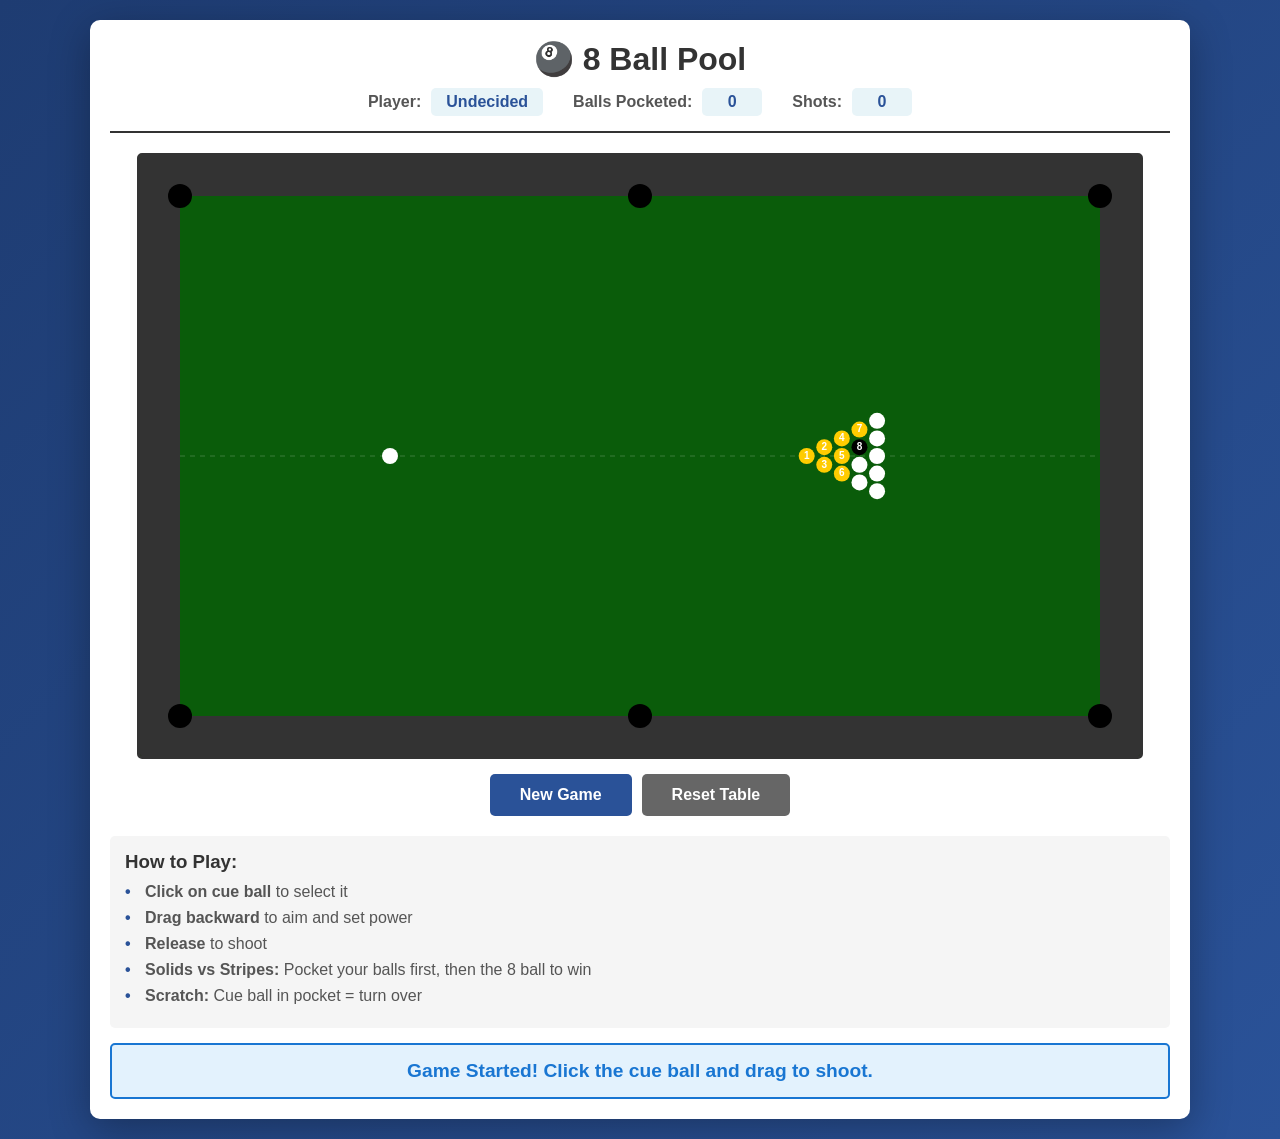
<file: 8-ball-pool/index.html>
<!DOCTYPE html>
<html lang="en">
<head>
    <meta charset="UTF-8">
    <meta name="viewport" content="width=device-width, initial-scale=1.0">
    <title>8 Ball Pool Game</title>
    <link rel="stylesheet" href="style.css">
</head>
<body>
    <div class="container">
        <div class="header">
            <h1>🎱 8 Ball Pool</h1>
            <div class="stats">
                <div class="stat-item">
                    <span class="label">Player:</span>
                    <span class="value" id="playerType">-</span>
                </div>
                <div class="stat-item">
                    <span class="label">Balls Pocketed:</span>
                    <span class="value" id="ballsPocketed">0</span>
                </div>
                <div class="stat-item">
                    <span class="label">Shots:</span>
                    <span class="value" id="shotCount">0</span>
                </div>
            </div>
        </div>

        <div class="game-area">
            <canvas id="poolTable" width="1000" height="600"></canvas>
            <div class="controls">
                <button id="newGameBtn" class="btn btn-primary">New Game</button>
                <button id="resetBtn" class="btn btn-secondary">Reset Table</button>
            </div>
        </div>

        <div class="instructions">
            <h3>How to Play:</h3>
            <ul>
                <li><strong>Click on cue ball</strong> to select it</li>
                <li><strong>Drag backward</strong> to aim and set power</li>
                <li><strong>Release</strong> to shoot</li>
                <li><strong>Solids vs Stripes:</strong> Pocket your balls first, then the 8 ball to win</li>
                <li><strong>Scratch:</strong> Cue ball in pocket = turn over</li>
            </ul>
        </div>

        <div class="message" id="message"></div>
    </div>

    <script src="game.js"></script>
</body>
</html>
</file>
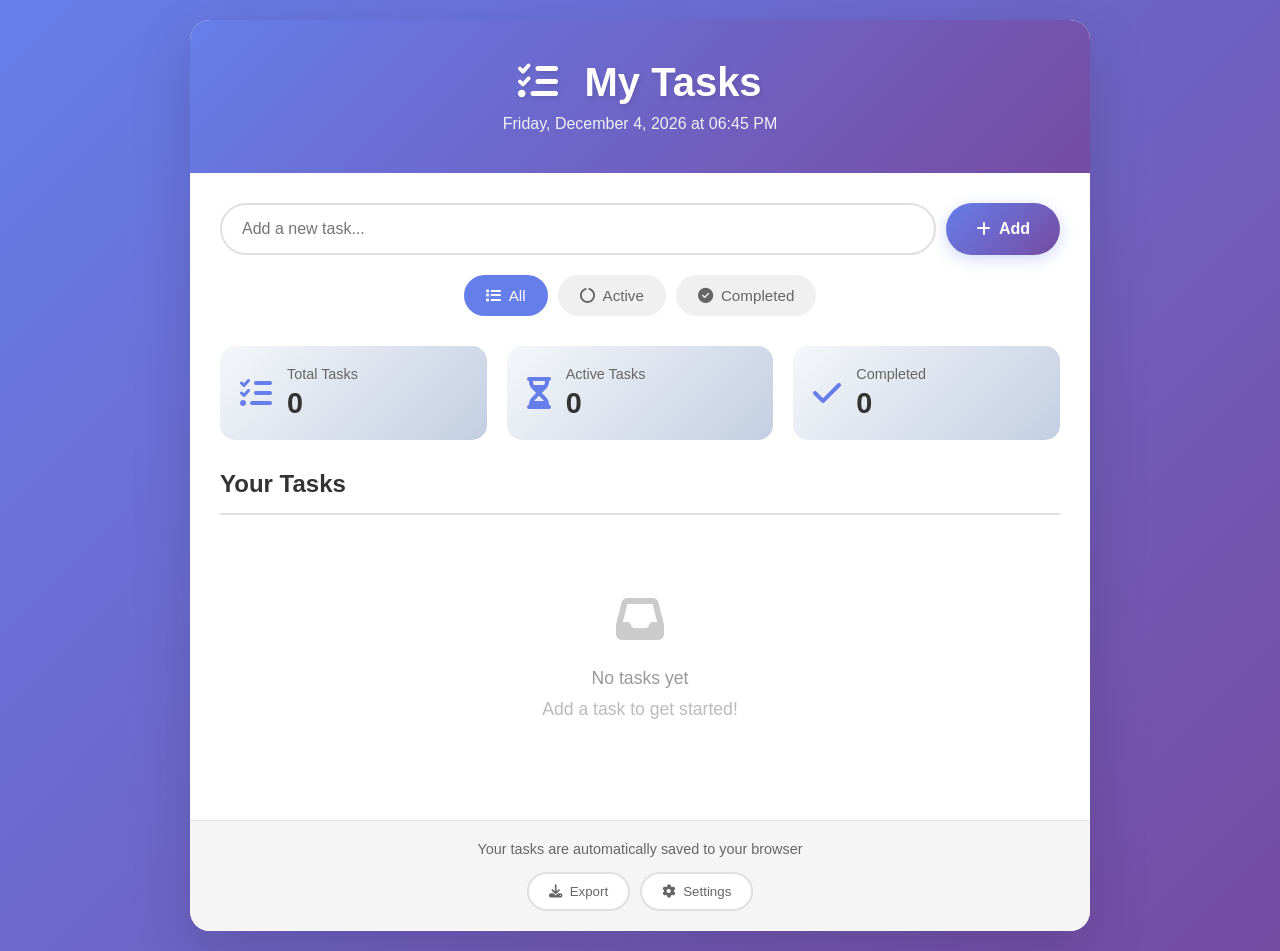
<file: todo-list/index.html>
<!DOCTYPE html>
<html lang="en">
<head>
    <meta charset="UTF-8">
    <meta name="viewport" content="width=device-width, initial-scale=1.0">
    <title>Todo List App</title>
    <link rel="stylesheet" href="style.css">
    <link rel="stylesheet" href="https://cdnjs.cloudflare.com/ajax/libs/font-awesome/6.4.0/css/all.min.css">
</head>
<body>
    <div class="container">
        <!-- Header -->
        <header class="header">
            <div class="header-content">
                <h1><i class="fas fa-tasks"></i> My Tasks</h1>
                <p class="date" id="currentDate"></p>
            </div>
        </header>

        <!-- Main Content -->
        <main class="main-content">
            <!-- Add Todo Section -->
            <section class="add-todo-section">
                <div class="input-group">
                    <input 
                        type="text" 
                        id="todoInput" 
                        class="todo-input" 
                        placeholder="Add a new task..."
                        autocomplete="off"
                    >
                    <button id="addBtn" class="btn-add">
                        <i class="fas fa-plus"></i> Add
                    </button>
                </div>
                <div class="filters">
                    <button class="filter-btn active" data-filter="all">
                        <i class="fas fa-list"></i> All
                    </button>
                    <button class="filter-btn" data-filter="active">
                        <i class="fas fa-circle-notch"></i> Active
                    </button>
                    <button class="filter-btn" data-filter="completed">
                        <i class="fas fa-check-circle"></i> Completed
                    </button>
                </div>
            </section>

            <!-- Stats Section -->
            <section class="stats-section">
                <div class="stat-card">
                    <i class="fas fa-list-check"></i>
                    <div>
                        <p class="stat-label">Total Tasks</p>
                        <p class="stat-value" id="totalTasks">0</p>
                    </div>
                </div>
                <div class="stat-card">
                    <i class="fas fa-hourglass-half"></i>
                    <div>
                        <p class="stat-label">Active Tasks</p>
                        <p class="stat-value" id="activeTasks">0</p>
                    </div>
                </div>
                <div class="stat-card">
                    <i class="fas fa-check"></i>
                    <div>
                        <p class="stat-label">Completed</p>
                        <p class="stat-value" id="completedTasks">0</p>
                    </div>
                </div>
            </section>

            <!-- Todo List Section -->
            <section class="todos-section">
                <div class="todos-header">
                    <h2>Your Tasks</h2>
                    <button id="clearCompletedBtn" class="btn-clear-completed" style="display: none;">
                        <i class="fas fa-trash"></i> Clear Completed
                    </button>
                </div>

                <!-- Todos Container -->
                <div id="todoList" class="todo-list">
                    <!-- Todos will be inserted here -->
                </div>

                <!-- Empty State -->
                <div id="emptyState" class="empty-state">
                    <i class="fas fa-inbox"></i>
                    <p>No tasks yet</p>
                    <p class="empty-state-sub">Add a task to get started!</p>
                </div>
            </section>
        </main>

        <!-- Footer -->
        <footer class="footer">
            <div class="footer-content">
                <p>Your tasks are automatically saved to your browser</p>
                <div class="footer-actions">
                    <button id="exportBtn" class="btn-footer" title="Export tasks">
                        <i class="fas fa-download"></i> Export
                    </button>
                    <button id="settingsBtn" class="btn-footer" title="Settings">
                        <i class="fas fa-cog"></i> Settings
                    </button>
                </div>
            </div>
        </footer>
    </div>

    <!-- Modal for Settings -->
    <div id="settingsModal" class="modal" style="display: none;">
        <div class="modal-content">
            <div class="modal-header">
                <h2>Settings</h2>
                <button class="btn-close" id="closeSettingsBtn">&times;</button>
            </div>
            <div class="modal-body">
                <div class="setting-item">
                    <label class="checkbox-label">
                        <input type="checkbox" id="darkModeToggle" class="checkbox-input">
                        <span>Dark Mode</span>
                    </label>
                </div>
                <div class="setting-item">
                    <label class="checkbox-label">
                        <input type="checkbox" id="notificationsToggle" class="checkbox-input" checked>
                        <span>Enable Notifications</span>
                    </label>
                </div>
                <div class="setting-item">
                    <button id="resetBtn" class="btn-reset">
                        <i class="fas fa-redo"></i> Reset All Tasks
                    </button>
                </div>
            </div>
        </div>
    </div>

    <!-- Toast Notification -->
    <div id="toast" class="toast"></div>

    <script src="app.js"></script>
</body>
</html>
</file>
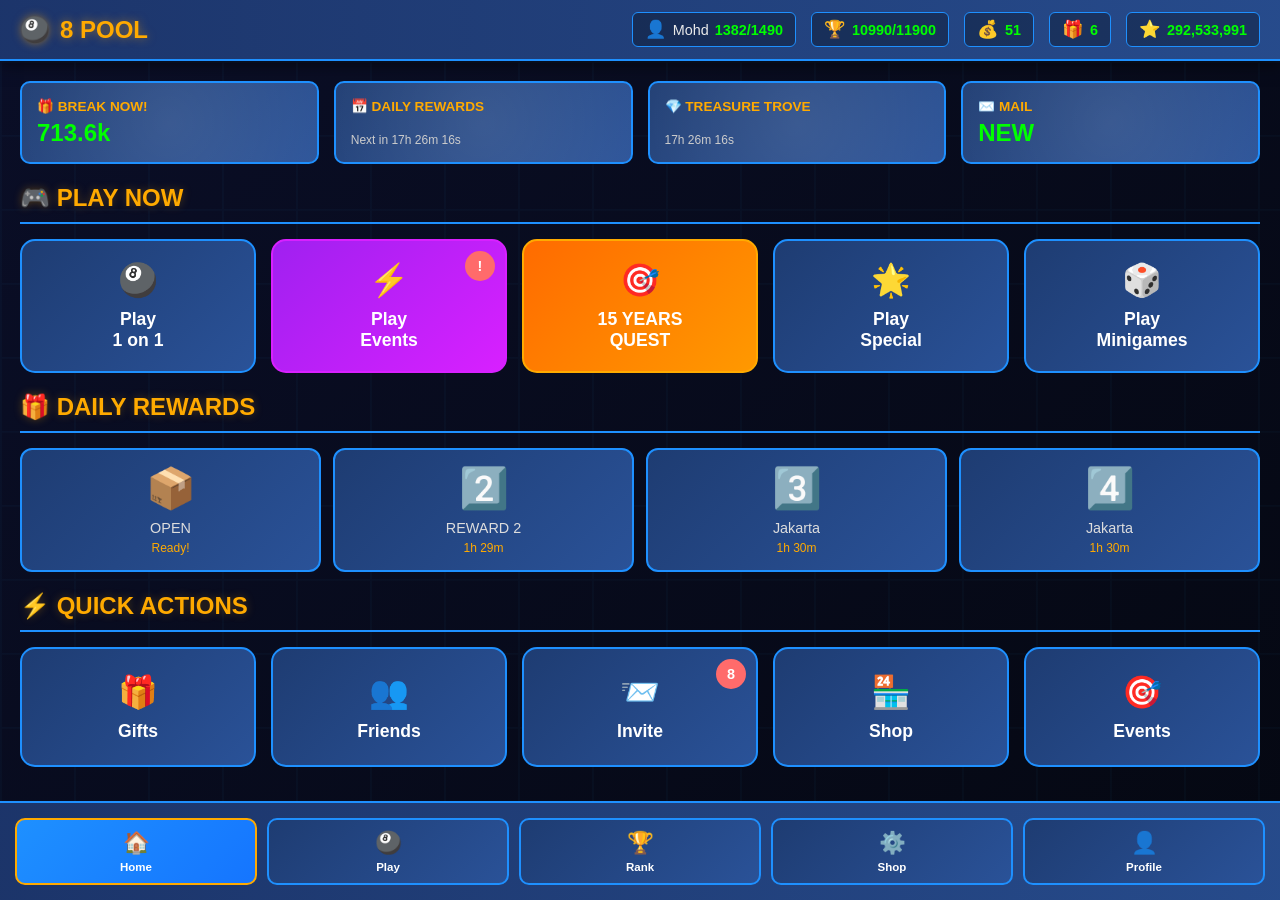
<file: 8-ball-pool-pro.html>
<!DOCTYPE html>
<html lang="en">
<head>
    <meta charset="UTF-8">
    <meta name="viewport" content="width=device-width, initial-scale=1.0">
    <title>🎱 8 Ball Pool - Pro Edition</title>
    <style>
        * {
            margin: 0;
            padding: 0;
            box-sizing: border-box;
        }

        :root {
            --primary: #1e90ff;
            --secondary: #ff6b6b;
            --success: #00d084;
            --warning: #ffaa00;
            --dark: #0a0e27;
            --darker: #050812;
            --light: #eaeaea;
            --border: #333;
        }

        html, body {
            width: 100%;
            height: 100vh;
            font-family: 'Arial', sans-serif;
            background: linear-gradient(135deg, var(--dark) 0%, var(--darker) 100%);
            color: var(--light);
            overflow: hidden;
        }

        .game-container {
            width: 100%;
            height: 100vh;
            display: flex;
            flex-direction: column;
            position: relative;
        }

        /* Header with logo and resources */
        .header {
            background: linear-gradient(90deg, rgba(30, 57, 114, 0.9), rgba(42, 82, 152, 0.9));
            padding: 12px 20px;
            display: flex;
            justify-content: space-between;
            align-items: center;
            border-bottom: 2px solid #1e90ff;
            box-shadow: 0 4px 15px rgba(0, 0, 0, 0.5);
            flex-wrap: wrap;
            gap: 10px;
        }

        .logo {
            display: flex;
            align-items: center;
            gap: 10px;
            font-size: 1.5em;
            font-weight: bold;
            color: #ffaa00;
            text-shadow: 0 0 10px rgba(255, 170, 0, 0.5);
        }

        .resources {
            display: flex;
            gap: 15px;
            align-items: center;
            flex-wrap: wrap;
        }

        .resource-item {
            background: rgba(0, 0, 0, 0.3);
            padding: 6px 12px;
            border-radius: 6px;
            border: 1px solid #1e90ff;
            display: flex;
            align-items: center;
            gap: 6px;
            font-size: 0.9em;
        }

        .resource-icon {
            font-size: 1.2em;
        }

        .resource-value {
            color: #00ff00;
            font-weight: bold;
        }

        /* Main Content Area */
        .main-content {
            flex: 1;
            overflow-y: auto;
            padding: 20px;
            background: url('data:image/svg+xml,<svg xmlns="http://www.w3.org/2000/svg" viewBox="0 0 100 100"><defs><pattern id="grid" width="10" height="10" patternUnits="userSpaceOnUse"><path d="M 10 0 L 0 0 0 10" fill="none" stroke="rgba(30,144,255,0.03)" stroke-width="0.5"/></pattern></defs><rect width="100" height="100" fill="url(%23grid)" /></svg>');
        }

        /* Top Info Banner */
        .top-banner {
            display: grid;
            grid-template-columns: repeat(auto-fit, minmax(200px, 1fr));
            gap: 15px;
            margin-bottom: 20px;
        }

        .banner-item {
            background: linear-gradient(135deg, #1e3c72 0%, #2a5298 100%);
            padding: 15px;
            border-radius: 10px;
            border: 2px solid #1e90ff;
            display: flex;
            flex-direction: column;
            justify-content: space-between;
            position: relative;
            overflow: hidden;
        }

        .banner-item::before {
            content: '';
            position: absolute;
            top: -50%;
            right: -50%;
            width: 200%;
            height: 200%;
            background: radial-gradient(circle, rgba(255, 255, 255, 0.1) 0%, transparent 70%);
            animation: shine 3s infinite;
        }

        @keyframes shine {
            0%, 100% { transform: translate(0, 0); }
            50% { transform: translate(50px, 50px); }
        }

        .banner-item-title {
            font-size: 0.85em;
            color: #ffaa00;
            font-weight: bold;
            margin-bottom: 5px;
            z-index: 1;
        }

        .banner-item-value {
            font-size: 1.5em;
            font-weight: bold;
            color: #00ff00;
            z-index: 1;
        }

        .banner-item-subtitle {
            font-size: 0.75em;
            color: #ccc;
            z-index: 1;
        }

        /* Game Modes Grid */
        .game-modes {
            display: grid;
            grid-template-columns: repeat(auto-fit, minmax(150px, 1fr));
            gap: 15px;
            margin-bottom: 20px;
        }

        .mode-button {
            background: linear-gradient(135deg, #1e3c72 0%, #2a5298 100%);
            border: 2px solid #1e90ff;
            border-radius: 15px;
            padding: 20px;
            cursor: pointer;
            transition: all 0.3s;
            text-align: center;
            position: relative;
            overflow: hidden;
            min-height: 120px;
            display: flex;
            flex-direction: column;
            justify-content: center;
            align-items: center;
            gap: 10px;
        }

        .mode-button:hover {
            border-color: #ffaa00;
            box-shadow: 0 0 20px rgba(255, 170, 0, 0.5);
            transform: translateY(-5px);
        }

        .mode-button.special {
            background: linear-gradient(135deg, #ff6b00 0%, #ff9900 100%);
            border-color: #ffaa00;
        }

        .mode-button.event {
            background: linear-gradient(135deg, #a020f0 0%, #d820ff 100%);
            border-color: #d820ff;
            animation: pulse 2s infinite;
        }

        @keyframes pulse {
            0%, 100% { box-shadow: 0 0 10px rgba(216, 32, 255, 0.3); }
            50% { box-shadow: 0 0 20px rgba(216, 32, 255, 0.7); }
        }

        .mode-icon {
            font-size: 2em;
        }

        .mode-label {
            font-weight: bold;
            font-size: 1.1em;
            color: white;
        }

        .mode-subtitle {
            font-size: 0.8em;
            color: #ddd;
        }

        .badge {
            position: absolute;
            top: 10px;
            right: 10px;
            background: #ff6b6b;
            color: white;
            padding: 4px 8px;
            border-radius: 50%;
            font-size: 0.9em;
            font-weight: bold;
            width: 30px;
            height: 30px;
            display: flex;
            justify-content: center;
            align-items: center;
        }

        /* Section Title */
        .section-title {
            font-size: 1.5em;
            font-weight: bold;
            margin: 20px 0 15px 0;
            color: #ffaa00;
            text-shadow: 0 0 10px rgba(255, 170, 0, 0.3);
            border-bottom: 2px solid #1e90ff;
            padding-bottom: 10px;
        }

        /* Bottom Menu */
        .bottom-menu {
            display: grid;
            grid-template-columns: repeat(5, 1fr);
            gap: 10px;
            padding: 15px;
            background: linear-gradient(90deg, rgba(30, 57, 114, 0.9), rgba(42, 82, 152, 0.9));
            border-top: 2px solid #1e90ff;
        }

        .menu-button {
            background: linear-gradient(135deg, #1e3c72 0%, #2a5298 100%);
            border: 2px solid #1e90ff;
            border-radius: 10px;
            padding: 10px;
            cursor: pointer;
            transition: all 0.3s;
            display: flex;
            flex-direction: column;
            align-items: center;
            justify-content: center;
            gap: 5px;
            color: white;
            font-size: 0.9em;
            font-weight: bold;
        }

        .menu-button:hover {
            border-color: #ffaa00;
            box-shadow: 0 0 15px rgba(255, 170, 0, 0.5);
            transform: scale(1.05);
        }

        .menu-button.active {
            background: linear-gradient(135deg, #1e90ff 0%, #1575ff 100%);
            border-color: #ffaa00;
        }

        .menu-icon {
            font-size: 1.5em;
        }

        .menu-label {
            font-size: 0.8em;
        }

        /* Rewards Grid */
        .rewards-grid {
            display: grid;
            grid-template-columns: repeat(auto-fit, minmax(140px, 1fr));
            gap: 12px;
            margin-bottom: 20px;
        }

        .reward-box {
            background: linear-gradient(135deg, #1e3c72 0%, #2a5298 100%);
            border: 2px solid #1e90ff;
            border-radius: 12px;
            padding: 15px;
            text-align: center;
            cursor: pointer;
            transition: all 0.3s;
            position: relative;
        }

        .reward-box:hover {
            border-color: #00d084;
            transform: translateY(-3px);
            box-shadow: 0 0 15px rgba(0, 208, 132, 0.3);
        }

        .reward-icon {
            font-size: 2.5em;
            margin-bottom: 8px;
        }

        .reward-label {
            font-size: 0.9em;
            color: #ddd;
            margin-bottom: 5px;
        }

        .reward-amount {
            font-size: 1.3em;
            color: #00ff00;
            font-weight: bold;
        }

        .timer {
            font-size: 0.75em;
            color: #ffaa00;
            margin-top: 5px;
        }

        /* Responsive */
        @media (max-width: 768px) {
            .header {
                padding: 10px 15px;
            }

            .game-modes {
                grid-template-columns: repeat(2, 1fr);
            }

            .bottom-menu {
                grid-template-columns: repeat(3, 1fr);
            }

            .menu-label {
                font-size: 0.7em;
            }
        }

        /* Scrollbar styling */
        .main-content::-webkit-scrollbar {
            width: 8px;
        }

        .main-content::-webkit-scrollbar-track {
            background: rgba(0, 0, 0, 0.3);
            border-radius: 10px;
        }

        .main-content::-webkit-scrollbar-thumb {
            background: #1e90ff;
            border-radius: 10px;
        }

        .main-content::-webkit-scrollbar-thumb:hover {
            background: #ffaa00;
        }
    </style>
</head>
<body>
    <div class="game-container">
        <!-- Header -->
        <div class="header">
            <div class="logo">
                <span>🎱</span>
                <span>8 POOL</span>
            </div>
            <div class="resources">
                <div class="resource-item">
                    <span class="resource-icon">👤</span>
                    <span>Mohd</span>
                    <span class="resource-value">1382/1490</span>
                </div>
                <div class="resource-item">
                    <span class="resource-icon">🏆</span>
                    <span class="resource-value">10990/11900</span>
                </div>
                <div class="resource-item">
                    <span class="resource-icon">💰</span>
                    <span class="resource-value">51</span>
                </div>
                <div class="resource-item">
                    <span class="resource-icon">🎁</span>
                    <span class="resource-value">6</span>
                </div>
                <div class="resource-item">
                    <span class="resource-icon">⭐</span>
                    <span class="resource-value">292,533,991</span>
                </div>
            </div>
        </div>

        <!-- Main Content -->
        <div class="main-content">
            <!-- Top Banner -->
            <div class="top-banner">
                <div class="banner-item">
                    <div class="banner-item-title">🎁 BREAK NOW!</div>
                    <div class="banner-item-value">713.6k</div>
                </div>
                <div class="banner-item">
                    <div class="banner-item-title">📅 DAILY REWARDS</div>
                    <div class="banner-item-subtitle">Next in 17h 26m 16s</div>
                </div>
                <div class="banner-item">
                    <div class="banner-item-title">💎 TREASURE TROVE</div>
                    <div class="banner-item-subtitle">17h 26m 16s</div>
                </div>
                <div class="banner-item">
                    <div class="banner-item-title">✉️ MAIL</div>
                    <div class="banner-item-value">NEW</div>
                </div>
            </div>

            <!-- Game Modes Section -->
            <div class="section-title">🎮 PLAY NOW</div>
            <div class="game-modes">
                <div class="mode-button">
                    <div class="mode-icon">🎱</div>
                    <div class="mode-label">Play<br>1 on 1</div>
                </div>
                <div class="mode-button event">
                    <div class="badge">!</div>
                    <div class="mode-icon">⚡</div>
                    <div class="mode-label">Play<br>Events</div>
                </div>
                <div class="mode-button special">
                    <div class="mode-icon">🎯</div>
                    <div class="mode-label">15 YEARS<br>QUEST</div>
                </div>
                <div class="mode-button">
                    <div class="mode-icon">🌟</div>
                    <div class="mode-label">Play<br>Special</div>
                </div>
                <div class="mode-button">
                    <div class="mode-icon">🎲</div>
                    <div class="mode-label">Play<br>Minigames</div>
                </div>
            </div>

            <!-- Rewards Section -->
            <div class="section-title">🎁 DAILY REWARDS</div>
            <div class="rewards-grid">
                <div class="reward-box">
                    <div class="reward-icon">📦</div>
                    <div class="reward-label">OPEN</div>
                    <div class="timer">Ready!</div>
                </div>
                <div class="reward-box">
                    <div class="reward-icon">2️⃣</div>
                    <div class="reward-label">REWARD 2</div>
                    <div class="timer">1h 29m</div>
                </div>
                <div class="reward-box">
                    <div class="reward-icon">3️⃣</div>
                    <div class="reward-label">Jakarta</div>
                    <div class="timer">1h 30m</div>
                </div>
                <div class="reward-box">
                    <div class="reward-icon">4️⃣</div>
                    <div class="reward-label">Jakarta</div>
                    <div class="timer">1h 30m</div>
                </div>
            </div>

            <!-- Quick Actions -->
            <div class="section-title">⚡ QUICK ACTIONS</div>
            <div class="game-modes">
                <div class="mode-button">
                    <div class="mode-icon">🎁</div>
                    <div class="mode-label">Gifts</div>
                </div>
                <div class="mode-button">
                    <div class="mode-icon">👥</div>
                    <div class="mode-label">Friends</div>
                </div>
                <div class="mode-button">
                    <div class="badge">8</div>
                    <div class="mode-icon">📨</div>
                    <div class="mode-label">Invite</div>
                </div>
                <div class="mode-button">
                    <div class="mode-icon">🏪</div>
                    <div class="mode-label">Shop</div>
                </div>
                <div class="mode-button">
                    <div class="mode-icon">🎯</div>
                    <div class="mode-label">Events</div>
                </div>
            </div>
        </div>

        <!-- Bottom Menu -->
        <div class="bottom-menu">
            <div class="menu-button active">
                <div class="menu-icon">🏠</div>
                <div class="menu-label">Home</div>
            </div>
            <div class="menu-button">
                <div class="menu-icon">🎱</div>
                <div class="menu-label">Play</div>
            </div>
            <div class="menu-button">
                <div class="menu-icon">🏆</div>
                <div class="menu-label">Rank</div>
            </div>
            <div class="menu-button">
                <div class="menu-icon">⚙️</div>
                <div class="menu-label">Shop</div>
            </div>
            <div class="menu-button">
                <div class="menu-icon">👤</div>
                <div class="menu-label">Profile</div>
            </div>
        </div>
    </div>

    <script>
        // Add click interactions
        document.querySelectorAll('.mode-button, .reward-box, .menu-button').forEach(btn => {
            btn.addEventListener('click', function() {
                console.log('Clicked:', this.textContent);
            });
        });

        // Update timers
        function updateTimers() {
            const now = new Date();
            const tomorrow = new Date(now);
            tomorrow.setDate(tomorrow.getDate() + 1);
            tomorrow.setHours(0, 0, 0, 0);
            
            const diff = tomorrow - now;
            const hours = Math.floor(diff / 3600000);
            const minutes = Math.floor((diff % 3600000) / 60000);
            const seconds = Math.floor((diff % 60000) / 1000);
        }

        setInterval(updateTimers, 1000);
        updateTimers();
    </script>
</body>
</html>
</file>
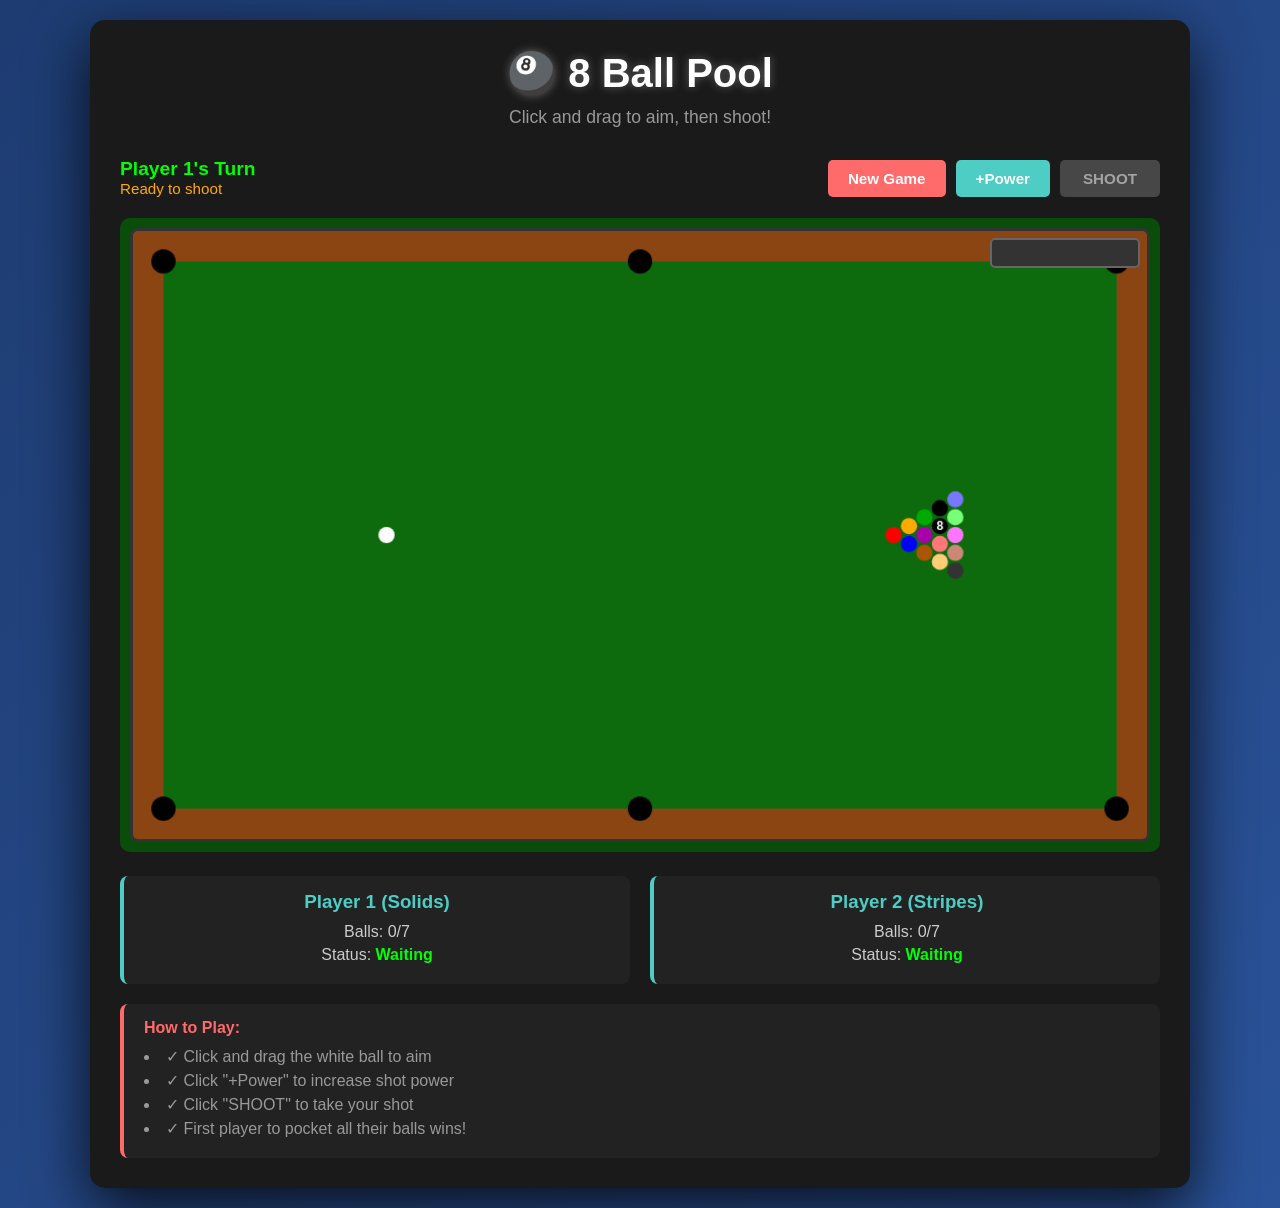
<file: play-now.html>
<!DOCTYPE html>
<html lang="en">
<head>
    <meta charset="UTF-8">
    <meta name="viewport" content="width=device-width, initial-scale=1.0">
    <title>🎱 8 Ball Pool Game - Play Now</title>
    <style>
        * {
            margin: 0;
            padding: 0;
            box-sizing: border-box;
        }

        body {
            font-family: 'Arial', sans-serif;
            background: linear-gradient(135deg, #1e3c72 0%, #2a5298 100%);
            min-height: 100vh;
            display: flex;
            justify-content: center;
            align-items: center;
            padding: 20px;
        }

        .container {
            background: #1a1a1a;
            border-radius: 15px;
            padding: 30px;
            box-shadow: 0 20px 60px rgba(0, 0, 0, 0.8);
            max-width: 1100px;
            width: 100%;
        }

        h1 {
            text-align: center;
            color: #fff;
            margin-bottom: 10px;
            font-size: 2.5em;
            text-shadow: 0 0 10px rgba(255, 255, 255, 0.3);
        }

        .subtitle {
            text-align: center;
            color: #999;
            margin-bottom: 30px;
            font-size: 1.1em;
        }

        .game-info {
            display: flex;
            justify-content: space-between;
            align-items: center;
            margin-bottom: 20px;
            gap: 20px;
            flex-wrap: wrap;
        }

        #playerTurn {
            color: #00ff00;
            font-weight: bold;
            font-size: 1.2em;
        }

        #gameStatus {
            color: #ffaa00;
            font-size: 0.95em;
        }

        .btn-group {
            display: flex;
            gap: 10px;
            flex-wrap: wrap;
        }

        button {
            padding: 10px 20px;
            border: none;
            border-radius: 5px;
            cursor: pointer;
            font-weight: bold;
            font-size: 0.95em;
            transition: all 0.3s;
        }

        .btn-reset {
            background: #ff6b6b;
            color: white;
        }

        .btn-reset:hover {
            background: #ff5252;
            transform: scale(1.05);
        }

        .btn-power {
            background: #4ecdc4;
            color: white;
        }

        .btn-power:hover {
            background: #45b7aa;
            transform: scale(1.05);
        }

        .btn-shoot {
            background: #00aa00;
            color: white;
            min-width: 100px;
        }

        .btn-shoot:hover:not(:disabled) {
            background: #00dd00;
            transform: scale(1.05);
        }

        .btn-shoot:disabled {
            background: #666666;
            cursor: not-allowed;
            opacity: 0.6;
        }

        .game-wrapper {
            position: relative;
            margin-bottom: 20px;
            background: #0a4d0a;
            border-radius: 10px;
            padding: 10px;
            display: inline-block;
            width: 100%;
        }

        canvas {
            display: block;
            background: #0d6b0d;
            border: 3px solid #333;
            border-radius: 8px;
            width: 100%;
            height: auto;
        }

        .power-meter {
            position: absolute;
            top: 20px;
            right: 20px;
            width: 150px;
            height: 30px;
            background: #333;
            border: 2px solid #666;
            border-radius: 5px;
            overflow: hidden;
        }

        .power-bar {
            height: 100%;
            width: 0%;
            background: linear-gradient(90deg, #00ff00, #ffaa00, #ff0000);
            transition: width 0.1s;
        }

        .stats {
            display: flex;
            gap: 20px;
            margin-bottom: 20px;
            justify-content: space-around;
        }

        .player-stats {
            background: #222;
            padding: 15px 25px;
            border-radius: 8px;
            border-left: 4px solid #4ecdc4;
            flex: 1;
            text-align: center;
        }

        .player-stats h3 {
            color: #4ecdc4;
            margin-bottom: 10px;
        }

        .player-stats p {
            color: #ccc;
            margin: 5px 0;
        }

        #p1Status, #p2Status {
            color: #00ff00;
            font-weight: bold;
        }

        .controls {
            background: #222;
            padding: 15px 20px;
            border-radius: 8px;
            border-left: 4px solid #ff6b6b;
        }

        .controls p {
            color: #ff6b6b;
            font-weight: bold;
            margin-bottom: 10px;
        }

        .controls ul {
            list-style-position: inside;
            color: #ccc;
        }

        .controls li {
            margin: 5px 0;
            color: #999;
        }

        @media (max-width: 768px) {
            .container {
                padding: 15px;
            }

            h1 {
                font-size: 1.8em;
            }

            .game-info {
                flex-direction: column;
            }

            .stats {
                flex-direction: column;
            }
        }
    </style>
</head>
<body>
    <div class="container">
        <h1>🎱 8 Ball Pool</h1>
        <p class="subtitle">Click and drag to aim, then shoot!</p>
        
        <div class="game-info">
            <div>
                <span id="playerTurn">Player 1's Turn</span><br>
                <span id="gameStatus">Ready to shoot</span>
            </div>
            <div class="btn-group">
                <button class="btn-reset" onclick="game.initGame()">New Game</button>
                <button class="btn-power" onclick="game.increasePower()">+Power</button>
                <button class="btn-shoot" id="shootBtn" onclick="game.shoot()" disabled>SHOOT</button>
            </div>
        </div>

        <div class="game-wrapper">
            <canvas id="gameCanvas" width="1000" height="600"></canvas>
            <div class="power-meter">
                <div id="powerBar" class="power-bar"></div>
            </div>
        </div>

        <div class="stats">
            <div class="player-stats">
                <h3>Player 1 (Solids)</h3>
                <p>Balls: <span id="p1Balls">0</span>/7</p>
                <p>Status: <span id="p1Status">-</span></p>
            </div>
            <div class="player-stats">
                <h3>Player 2 (Stripes)</h3>
                <p>Balls: <span id="p2Balls">0</span>/7</p>
                <p>Status: <span id="p2Status">-</span></p>
            </div>
        </div>

        <div class="controls">
            <p><strong>How to Play:</strong></p>
            <ul>
                <li>✓ Click and drag the white ball to aim</li>
                <li>✓ Click "+Power" to increase shot power</li>
                <li>✓ Click "SHOOT" to take your shot</li>
                <li>✓ First player to pocket all their balls wins!</li>
            </ul>
        </div>
    </div>

    <script>
        // Ball class
        class Ball {
            constructor(x, y, radius, color, type = 'normal') {
                this.x = x;
                this.y = y;
                this.radius = radius;
                this.color = color;
                this.type = type;
                this.vx = 0;
                this.vy = 0;
                this.friction = 0.98;
                this.pocketed = false;
            }

            update() {
                this.vx *= this.friction;
                this.vy *= this.friction;
                this.x += this.vx;
                this.y += this.vy;
                if (Math.abs(this.vx) < 0.1) this.vx = 0;
                if (Math.abs(this.vy) < 0.1) this.vy = 0;
            }

            draw(ctx) {
                if (this.pocketed) return;
                ctx.fillStyle = this.color;
                ctx.beginPath();
                ctx.arc(this.x, this.y, this.radius, 0, Math.PI * 2);
                ctx.fill();
                if (this.type === 'eight') {
                    ctx.fillStyle = 'white';
                    ctx.font = 'bold 12px Arial';
                    ctx.textAlign = 'center';
                    ctx.textBaseline = 'middle';
                    ctx.fillText('8', this.x, this.y);
                }
            }

            isMoving() {
                return Math.abs(this.vx) > 0.1 || Math.abs(this.vy) > 0.1;
            }
        }

        // Game class
        class PoolGame {
            constructor(canvasId) {
                this.canvas = document.getElementById(canvasId);
                this.ctx = this.canvas.getContext('2d');
                this.tableWidth = this.canvas.width;
                this.tableHeight = this.canvas.height;
                this.ballRadius = 8;
                this.pocketRadius = 12;
                this.borderWidth = 30;
                this.balls = [];
                this.currentPlayer = 1;
                this.player1Type = null;
                this.player2Type = null;
                this.gameOver = false;
                this.winner = null;
                this.aiming = false;
                this.aimStartX = 0;
                this.aimStartY = 0;
                this.power = 0;
                this.maxPower = 20;
                this.pockets = [
                    { x: this.borderWidth, y: this.borderWidth },
                    { x: this.tableWidth / 2, y: this.borderWidth },
                    { x: this.tableWidth - this.borderWidth, y: this.borderWidth },
                    { x: this.borderWidth, y: this.tableHeight - this.borderWidth },
                    { x: this.tableWidth / 2, y: this.tableHeight - this.borderWidth },
                    { x: this.tableWidth - this.borderWidth, y: this.tableHeight - this.borderWidth }
                ];
                
                this.initGame();
                this.setupEventListeners();
                this.gameLoop();
            }

            initGame() {
                this.balls = [];
                this.currentPlayer = 1;
                this.player1Type = null;
                this.player2Type = null;
                this.gameOver = false;
                this.winner = null;
                this.power = 0;
                this.aiming = false;

                this.whiteBall = new Ball(this.tableWidth * 0.25, this.tableHeight / 2, this.ballRadius, 'white', 'cue');
                this.balls.push(this.whiteBall);

                const startX = this.tableWidth * 0.75;
                const startY = this.tableHeight / 2;
                const spacing = this.ballRadius * 2.2;
                let ballNumber = 1;

                for (let row = 0; row < 5; row++) {
                    for (let col = 0; col <= row; col++) {
                        const x = startX + row * spacing * 0.866;
                        const y = startY + (col - row / 2) * spacing;
                        let color, type;
                        if (ballNumber <= 7) {
                            color = ['#ff0000', '#ffaa00', '#0000ff', '#00aa00', '#aa00aa', '#aa5500', '#000000'][ballNumber - 1];
                            type = 'solid';
                        } else if (ballNumber === 8) {
                            color = '#000000';
                            type = 'eight';
                        } else {
                            color = ['#ff7777', '#ffcc77', '#7777ff', '#77ff77', '#ff77ff', '#cc8877', '#333333'][ballNumber - 9];
                            type = 'stripe';
                        }
                        this.balls.push(new Ball(x, y, this.ballRadius, color, type));
                        ballNumber++;
                        if (ballNumber > 15) break;
                    }
                    if (ballNumber > 15) break;
                }

                this.updateUI();
            }

            setupEventListeners() {
                this.canvas.addEventListener('mousedown', (e) => this.handleMouseDown(e));
                this.canvas.addEventListener('mousemove', (e) => this.handleMouseMove(e));
                this.canvas.addEventListener('mouseup', (e) => this.handleMouseUp(e));
            }

            handleMouseDown(e) {
                if (this.gameOver || this.currentPlayer === null) return;
                const rect = this.canvas.getBoundingClientRect();
                const x = e.clientX - rect.left;
                const y = e.clientY - rect.top;
                const dx = x - this.whiteBall.x;
                const dy = y - this.whiteBall.y;
                const distance = Math.sqrt(dx * dx + dy * dy);
                if (distance < this.ballRadius * 2 && !this.whiteBall.isMoving()) {
                    this.aiming = true;
                    this.aimStartX = x;
                    this.aimStartY = y;
                    document.getElementById('shootBtn').disabled = false;
                }
            }

            handleMouseMove(e) {
                if (!this.aiming) return;
                const rect = this.canvas.getBoundingClientRect();
                const x = e.clientX - rect.left;
                const y = e.clientY - rect.top;
                this.aimStartX = x;
                this.aimStartY = y;
            }

            handleMouseUp(e) {
                this.aiming = false;
            }

            increasePower() {
                this.power = Math.min(this.power + 2, this.maxPower);
                document.getElementById('powerBar').style.width = (this.power / this.maxPower * 100) + '%';
            }

            shoot() {
                if (!this.whiteBall || this.whiteBall.isMoving()) return;
                const dx = this.whiteBall.x - this.aimStartX;
                const dy = this.whiteBall.y - this.aimStartY;
                const length = Math.sqrt(dx * dx + dy * dy);
                if (length > 0) {
                    this.whiteBall.vx = (dx / length) * this.power;
                    this.whiteBall.vy = (dy / length) * this.power;
                }
                this.power = 0;
                document.getElementById('powerBar').style.width = '0%';
                document.getElementById('shootBtn').disabled = true;
                this.aiming = false;
            }

            update() {
                for (let ball of this.balls) {
                    ball.update();
                    this.checkBallBoundaries(ball);
                }
                this.checkCollisions();
                this.checkPockets();
                const anyMoving = this.balls.some(b => b.isMoving());
                if (!anyMoving && this.currentPlayer !== null) {
                    setTimeout(() => this.switchPlayer(), 500);
                }
                this.updateUI();
            }

            checkBallBoundaries(ball) {
                const left = this.borderWidth + this.ballRadius;
                const right = this.tableWidth - this.borderWidth - this.ballRadius;
                const top = this.borderWidth + this.ballRadius;
                const bottom = this.tableHeight - this.borderWidth - this.ballRadius;

                if (ball.x < left) { ball.x = left; ball.vx = -ball.vx * 0.8; }
                if (ball.x > right) { ball.x = right; ball.vx = -ball.vx * 0.8; }
                if (ball.y < top) { ball.y = top; ball.vy = -ball.vy * 0.8; }
                if (ball.y > bottom) { ball.y = bottom; ball.vy = -ball.vy * 0.8; }
            }

            checkCollisions() {
                for (let i = 0; i < this.balls.length; i++) {
                    for (let j = i + 1; j < this.balls.length; j++) {
                        const b1 = this.balls[i];
                        const b2 = this.balls[j];
                        if (b1.pocketed || b2.pocketed) continue;

                        const dx = b2.x - b1.x;
                        const dy = b2.y - b1.y;
                        const distance = Math.sqrt(dx * dx + dy * dy);
                        const minDist = b1.radius + b2.radius;

                        if (distance < minDist) {
                            const angle = Math.atan2(dy, dx);
                            const sin = Math.sin(angle);
                            const cos = Math.cos(angle);

                            const vx1 = b1.vx * cos + b1.vy * sin;
                            const vy1 = b1.vy * cos - b1.vx * sin;
                            const vx2 = b2.vx * cos + b2.vy * sin;
                            const vy2 = b2.vy * cos - b2.vx * sin;

                            b1.vx = vx2 * cos - vy1 * sin;
                            b1.vy = vy1 * cos + vx2 * sin;
                            b2.vx = vx1 * cos - vy2 * sin;
                            b2.vy = vy2 * cos + vx1 * sin;

                            const overlap = minDist - distance;
                            const moveX = (overlap / 2) * cos;
                            const moveY = (overlap / 2) * sin;
                            b1.x -= moveX;
                            b1.y -= moveY;
                            b2.x += moveX;
                            b2.y += moveY;
                        }
                    }
                }
            }

            checkPockets() {
                for (let ball of this.balls) {
                    if (ball.pocketed) continue;
                    for (let pocket of this.pockets) {
                        const dx = ball.x - pocket.x;
                        const dy = ball.y - pocket.y;
                        const distance = Math.sqrt(dx * dx + dy * dy);
                        if (distance < this.pocketRadius) {
                            ball.pocketed = true;
                            ball.vx = 0;
                            ball.vy = 0;
                            if (ball.type !== 'cue') {
                                this.handleBallPocketed(ball);
                            }
                        }
                    }
                }
            }

            handleBallPocketed(ball) {
                if (ball.type === 'eight') {
                    const currentType = this.currentPlayer === 1 ? this.player1Type : this.player2Type;
                    if (currentType && this.checkAllBallsPocketed(currentType)) {
                        this.gameOver = true;
                        this.winner = this.currentPlayer;
                        alert(`Player ${this.currentPlayer} wins with the 8 ball! 🏆`);
                    } else {
                        alert('You pocketed the 8 ball too early! You lose!');
                        this.gameOver = true;
                        this.winner = this.currentPlayer === 1 ? 2 : 1;
                    }
                    return;
                }
                if (!this.player1Type) {
                    if (ball.type === 'solid') {
                        this.player1Type = 'solid';
                        this.player2Type = 'stripe';
                    } else {
                        this.player1Type = 'stripe';
                        this.player2Type = 'solid';
                    }
                }
            }

            checkAllBallsPocketed(type) {
                for (let ball of this.balls) {
                    if (ball.type === type && !ball.pocketed) {
                        return false;
                    }
                }
                return true;
            }

            switchPlayer() {
                if (!this.gameOver) {
                    this.currentPlayer = this.currentPlayer === 1 ? 2 : 1;
                }
            }

            updateUI() {
                const p1Balls = this.balls.filter(b => b.type === 'solid' && b.pocketed).length;
                const p2Balls = this.balls.filter(b => b.type === 'stripe' && b.pocketed).length;

                document.getElementById('playerTurn').textContent = `Player ${this.currentPlayer}'s Turn`;
                document.getElementById('p1Balls').textContent = p1Balls;
                document.getElementById('p2Balls').textContent = p2Balls;
                document.getElementById('p1Status').textContent = this.player1Type || 'Waiting';
                document.getElementById('p2Status').textContent = this.player2Type || 'Waiting';

                if (this.gameOver && this.winner) {
                    document.getElementById('gameStatus').textContent = `Player ${this.winner} Wins!`;
                } else if (this.whiteBall.isMoving()) {
                    document.getElementById('gameStatus').textContent = 'Balls in motion...';
                } else {
                    document.getElementById('gameStatus').textContent = 'Ready to shoot';
                }
            }

            draw() {
                this.ctx.fillStyle = '#0d6b0d';
                this.ctx.fillRect(0, 0, this.tableWidth, this.tableHeight);

                this.ctx.strokeStyle = '#8b4513';
                this.ctx.lineWidth = this.borderWidth;
                this.ctx.strokeRect(this.borderWidth / 2, this.borderWidth / 2, 
                                   this.tableWidth - this.borderWidth, 
                                   this.tableHeight - this.borderWidth);

                this.ctx.fillStyle = '#000';
                for (let pocket of this.pockets) {
                    this.ctx.beginPath();
                    this.ctx.arc(pocket.x, pocket.y, this.pocketRadius, 0, Math.PI * 2);
                    this.ctx.fill();
                }

                for (let ball of this.balls) {
                    ball.draw(this.ctx);
                }

                if (this.aiming && !this.whiteBall.isMoving()) {
                    const dx = this.whiteBall.x - this.aimStartX;
                    const dy = this.whiteBall.y - this.aimStartY;
                    const length = Math.sqrt(dx * dx + dy * dy);

                    if (length > 0) {
                        const extendLength = 100;
                        const extendX = (dx / length) * extendLength;
                        const extendY = (dy / length) * extendLength;

                        this.ctx.strokeStyle = 'rgba(255, 255, 255, 0.5)';
                        this.ctx.lineWidth = 2;
                        this.ctx.setLineDash([5, 5]);
                        this.ctx.beginPath();
                        this.ctx.moveTo(this.whiteBall.x, this.whiteBall.y);
                        this.ctx.lineTo(this.whiteBall.x + extendX, this.whiteBall.y + extendY);
                        this.ctx.stroke();
                        this.ctx.setLineDash([]);
                    }
                }
            }

            gameLoop() {
                this.update();
                this.draw();
                requestAnimationFrame(() => this.gameLoop());
            }
        }

        // Initialize game
        let game = new PoolGame('gameCanvas');
    </script>
</body>
</html>
</file>
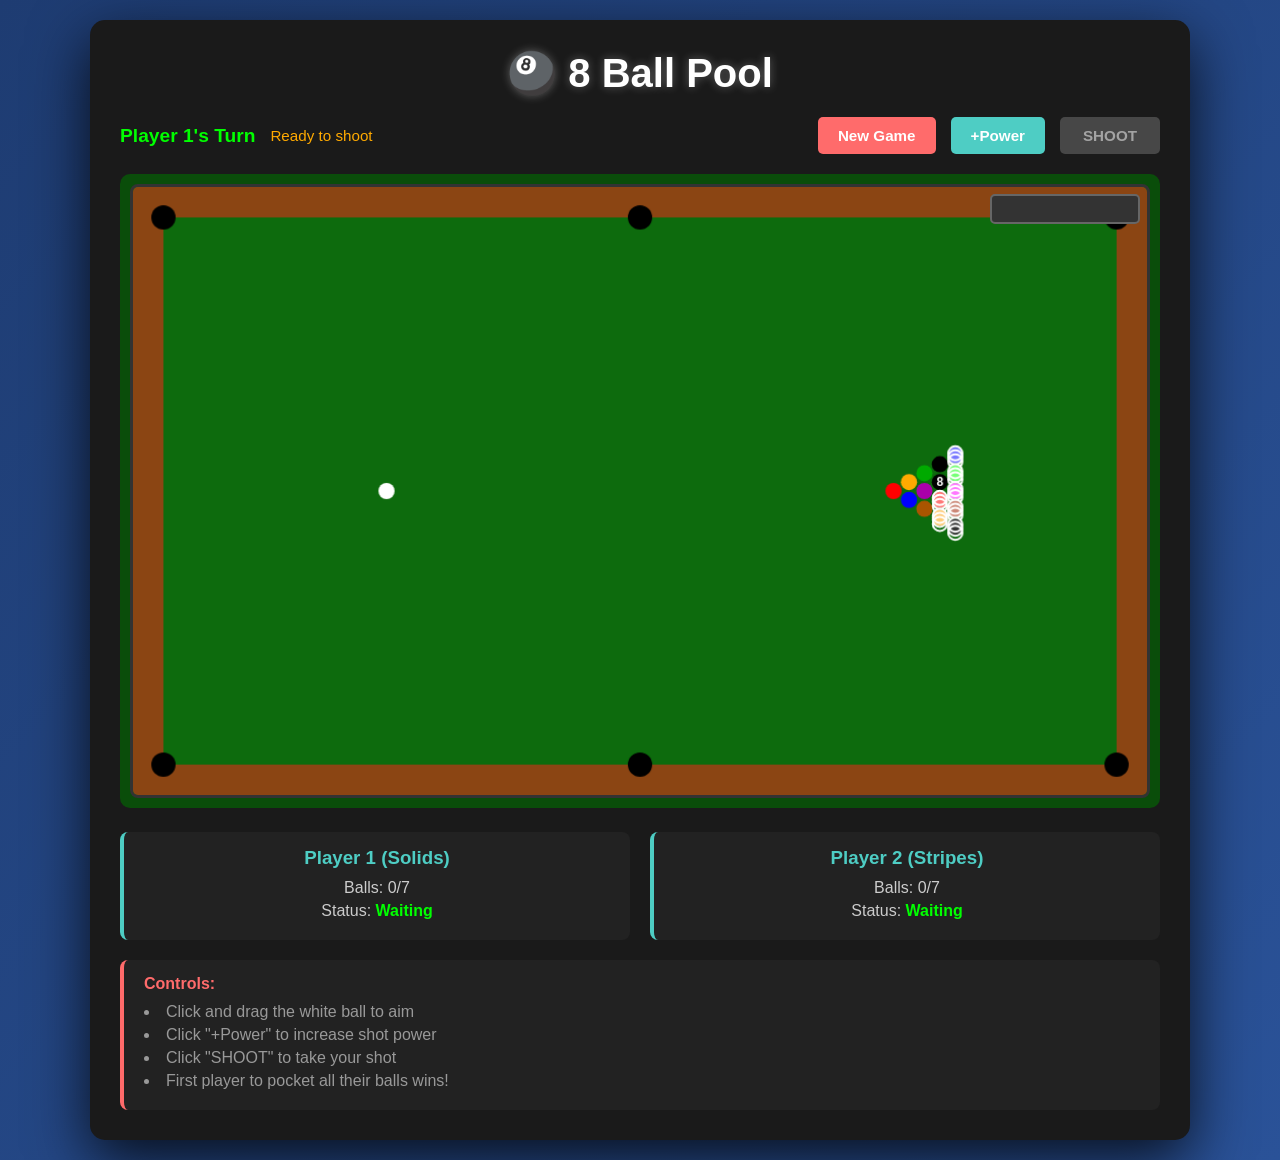
<file: pool.html>
<!DOCTYPE html>
<html lang="en">
<head>
    <meta charset="UTF-8">
    <meta name="viewport" content="width=device-width, initial-scale=1.0">
    <title>8 Ball Pool Game</title>
    <link rel="stylesheet" href="pool-style.css">
</head>
<body>
    <div class="container">
        <h1>🎱 8 Ball Pool</h1>
        
        <div class="game-info">
            <div class="info-section">
                <span id="playerTurn">Player 1's Turn</span>
                <span id="gameStatus">Ready to shoot</span>
            </div>
            <div class="info-section">
                <button id="resetBtn" class="btn-reset">New Game</button>
                <button id="powerBtn" class="btn-power">+Power</button>
                <button id="shootBtn" class="btn-shoot" disabled>SHOOT</button>
            </div>
        </div>

        <div class="game-wrapper">
            <canvas id="gameCanvas" width="1000" height="600"></canvas>
            <div id="powerMeter" class="power-meter">
                <div id="powerBar" class="power-bar"></div>
            </div>
        </div>

        <div class="stats">
            <div class="player-stats">
                <h3>Player 1 (Solids)</h3>
                <p>Balls: <span id="p1Balls">0</span>/7</p>
                <p>Status: <span id="p1Status">-</span></p>
            </div>
            <div class="player-stats">
                <h3>Player 2 (Stripes)</h3>
                <p>Balls: <span id="p2Balls">0</span>/7</p>
                <p>Status: <span id="p2Status">-</span></p>
            </div>
        </div>

        <div class="controls">
            <p><strong>Controls:</strong></p>
            <ul>
                <li>Click and drag the white ball to aim</li>
                <li>Click "+Power" to increase shot power</li>
                <li>Click "SHOOT" to take your shot</li>
                <li>First player to pocket all their balls wins!</li>
            </ul>
        </div>
    </div>

    <script src="pool-game.js"></script>
</body>
</html>
</file>
<file: 8-ball-pool/style.css>
* {
    margin: 0;
    padding: 0;
    box-sizing: border-box;
}

body {
    font-family: 'Arial', sans-serif;
    background: linear-gradient(135deg, #1e3c72 0%, #2a5298 100%);
    display: flex;
    justify-content: center;
    align-items: center;
    min-height: 100vh;
    padding: 20px;
}

.container {
    background: white;
    border-radius: 10px;
    box-shadow: 0 10px 40px rgba(0, 0, 0, 0.3);
    max-width: 1100px;
    width: 100%;
    padding: 20px;
}

.header {
    text-align: center;
    margin-bottom: 20px;
    border-bottom: 2px solid #333;
    padding-bottom: 15px;
}

.header h1 {
    color: #333;
    margin-bottom: 10px;
    font-size: 2em;
}

.stats {
    display: flex;
    justify-content: center;
    gap: 30px;
    flex-wrap: wrap;
}

.stat-item {
    display: flex;
    gap: 10px;
    align-items: center;
}

.stat-item .label {
    font-weight: bold;
    color: #555;
}

.stat-item .value {
    background: #e8f4f8;
    padding: 5px 15px;
    border-radius: 5px;
    color: #2a5298;
    font-weight: bold;
    min-width: 60px;
    text-align: center;
}

.game-area {
    display: flex;
    flex-direction: column;
    align-items: center;
    gap: 15px;
    margin-bottom: 20px;
}

canvas {
    border: 3px solid #333;
    background: linear-gradient(180deg, #2d5016 0%, #1a3a0a 100%);
    border-radius: 5px;
    cursor: crosshair;
    box-shadow: inset 0 0 10px rgba(0, 0, 0, 0.3);
    max-width: 100%;
    height: auto;
}

.controls {
    display: flex;
    gap: 10px;
    justify-content: center;
    flex-wrap: wrap;
}

.btn {
    padding: 12px 30px;
    font-size: 1em;
    border: none;
    border-radius: 5px;
    cursor: pointer;
    font-weight: bold;
    transition: all 0.3s ease;
}

.btn-primary {
    background: #2a5298;
    color: white;
}

.btn-primary:hover {
    background: #1e3c72;
    transform: translateY(-2px);
    box-shadow: 0 5px 15px rgba(42, 82, 152, 0.4);
}

.btn-secondary {
    background: #666;
    color: white;
}

.btn-secondary:hover {
    background: #444;
    transform: translateY(-2px);
    box-shadow: 0 5px 15px rgba(0, 0, 0, 0.3);
}

.instructions {
    background: #f5f5f5;
    padding: 15px;
    border-radius: 5px;
    margin-bottom: 15px;
}

.instructions h3 {
    color: #333;
    margin-bottom: 10px;
}

.instructions ul {
    list-style: none;
    padding-left: 0;
}

.instructions li {
    color: #555;
    margin: 8px 0;
    padding-left: 20px;
    position: relative;
}

.instructions li:before {
    content: "•";
    position: absolute;
    left: 0;
    color: #2a5298;
    font-weight: bold;
}

.message {
    text-align: center;
    font-size: 1.2em;
    font-weight: bold;
    padding: 15px;
    border-radius: 5px;
    min-height: 40px;
    display: flex;
    align-items: center;
    justify-content: center;
}

.message.info {
    background: #e3f2fd;
    color: #1976d2;
    border: 2px solid #1976d2;
}

.message.success {
    background: #e8f5e9;
    color: #388e3c;
    border: 2px solid #388e3c;
}

.message.error {
    background: #ffebee;
    color: #d32f2f;
    border: 2px solid #d32f2f;
}

.message.warning {
    background: #fff3e0;
    color: #f57c00;
    border: 2px solid #f57c00;
}

@media (max-width: 768px) {
    .container {
        padding: 10px;
    }

    .header h1 {
        font-size: 1.5em;
    }

    .stats {
        gap: 15px;
    }

    .stat-item {
        flex-direction: column;
        gap: 5px;
    }

    .instructions {
        font-size: 0.9em;
    }

    .btn {
        padding: 10px 20px;
        font-size: 0.9em;
    }

    canvas {
        max-width: 100%;
    }
}
</file>
<file: todo-list/style.css>
* {
    margin: 0;
    padding: 0;
    box-sizing: border-box;
}

body {
    font-family: 'Segoe UI', Tahoma, Geneva, Verdana, sans-serif;
    background: linear-gradient(135deg, #667eea 0%, #764ba2 100%);
    min-height: 100vh;
    padding: 20px;
    transition: background 0.3s ease;
}

body.dark-mode {
    background: linear-gradient(135deg, #1a1a2e 0%, #16213e 100%);
}

.container {
    max-width: 900px;
    margin: 0 auto;
    background: white;
    border-radius: 20px;
    box-shadow: 0 20px 60px rgba(0, 0, 0, 0.15);
    overflow: hidden;
    transition: background 0.3s ease, box-shadow 0.3s ease;
}

body.dark-mode .container {
    background: #2a2a3e;
    box-shadow: 0 20px 60px rgba(0, 0, 0, 0.4);
}

/* Header */
.header {
    background: linear-gradient(135deg, #667eea 0%, #764ba2 100%);
    color: white;
    padding: 40px 30px;
    text-align: center;
}

body.dark-mode .header {
    background: linear-gradient(135deg, #1a1a2e 0%, #16213e 100%);
}

.header-content h1 {
    font-size: 2.5em;
    margin-bottom: 10px;
    text-shadow: 2px 2px 4px rgba(0, 0, 0, 0.1);
}

.header-content h1 i {
    margin-right: 15px;
}

.date {
    font-size: 1em;
    opacity: 0.9;
    font-weight: 500;
}

/* Main Content */
.main-content {
    padding: 30px;
}

/* Add Todo Section */
.add-todo-section {
    margin-bottom: 30px;
}

.input-group {
    display: flex;
    gap: 10px;
    margin-bottom: 20px;
}

.todo-input {
    flex: 1;
    padding: 15px 20px;
    border: 2px solid #e0e0e0;
    border-radius: 50px;
    font-size: 1em;
    transition: all 0.3s ease;
    background: white;
    color: #333;
}

body.dark-mode .todo-input {
    background: #3a3a4e;
    border-color: #4a4a6a;
    color: white;
}

.todo-input:focus {
    outline: none;
    border-color: #667eea;
    box-shadow: 0 0 0 3px rgba(102, 126, 234, 0.1);
}

.btn-add {
    padding: 15px 30px;
    background: linear-gradient(135deg, #667eea 0%, #764ba2 100%);
    color: white;
    border: none;
    border-radius: 50px;
    font-size: 1em;
    font-weight: bold;
    cursor: pointer;
    transition: all 0.3s ease;
    display: flex;
    align-items: center;
    gap: 8px;
    box-shadow: 0 4px 15px rgba(102, 126, 234, 0.3);
}

.btn-add:hover {
    transform: translateY(-2px);
    box-shadow: 0 6px 20px rgba(102, 126, 234, 0.4);
}

.btn-add:active {
    transform: translateY(0);
}

/* Filters */
.filters {
    display: flex;
    gap: 10px;
    justify-content: center;
    flex-wrap: wrap;
}

.filter-btn {
    padding: 10px 20px;
    background: #f0f0f0;
    border: 2px solid transparent;
    border-radius: 25px;
    cursor: pointer;
    font-size: 0.95em;
    transition: all 0.3s ease;
    display: flex;
    align-items: center;
    gap: 8px;
    color: #666;
}

body.dark-mode .filter-btn {
    background: #3a3a4e;
    color: #aaa;
}

.filter-btn:hover {
    border-color: #667eea;
    background: white;
}

.filter-btn.active {
    background: #667eea;
    color: white;
    border-color: #667eea;
}

/* Stats Section */
.stats-section {
    display: grid;
    grid-template-columns: repeat(auto-fit, minmax(200px, 1fr));
    gap: 20px;
    margin-bottom: 30px;
}

.stat-card {
    background: linear-gradient(135deg, #f5f7fa 0%, #c3cfe2 100%);
    padding: 20px;
    border-radius: 15px;
    display: flex;
    align-items: center;
    gap: 15px;
    transition: all 0.3s ease;
}

body.dark-mode .stat-card {
    background: linear-gradient(135deg, #3a3a4e 0%, #2a2a3e 100%);
}

.stat-card:hover {
    transform: translateY(-5px);
    box-shadow: 0 8px 20px rgba(0, 0, 0, 0.1);
}

.stat-card i {
    font-size: 2em;
    color: #667eea;
}

.stat-label {
    color: #666;
    font-size: 0.9em;
    margin-bottom: 5px;
}

body.dark-mode .stat-label {
    color: #aaa;
}

.stat-value {
    color: #333;
    font-size: 1.8em;
    font-weight: bold;
}

body.dark-mode .stat-value {
    color: white;
}

/* Todos Section */
.todos-section {
    margin-top: 30px;
}

.todos-header {
    display: flex;
    justify-content: space-between;
    align-items: center;
    margin-bottom: 20px;
    padding-bottom: 15px;
    border-bottom: 2px solid #e0e0e0;
}

body.dark-mode .todos-header {
    border-bottom-color: #4a4a6a;
}

.todos-header h2 {
    color: #333;
    font-size: 1.5em;
}

body.dark-mode .todos-header h2 {
    color: white;
}

.btn-clear-completed {
    padding: 10px 20px;
    background: #ff6b6b;
    color: white;
    border: none;
    border-radius: 25px;
    cursor: pointer;
    font-size: 0.95em;
    transition: all 0.3s ease;
    display: flex;
    align-items: center;
    gap: 8px;
}

.btn-clear-completed:hover {
    background: #ee5a52;
    transform: translateY(-2px);
}

/* Todo List */
.todo-list {
    display: flex;
    flex-direction: column;
    gap: 12px;
}

.todo-item {
    background: #f9f9f9;
    padding: 20px;
    border-radius: 12px;
    display: flex;
    align-items: center;
    gap: 15px;
    transition: all 0.3s ease;
    border-left: 4px solid transparent;
    animation: slideIn 0.3s ease;
}

body.dark-mode .todo-item {
    background: #3a3a4e;
}

.todo-item:hover {
    box-shadow: 0 4px 12px rgba(0, 0, 0, 0.1);
    transform: translateX(5px);
}

.todo-item.completed {
    opacity: 0.7;
    border-left-color: #51cf66;
}

.todo-item.high-priority {
    border-left-color: #ff6b6b;
    background: rgba(255, 107, 107, 0.05);
}

body.dark-mode .todo-item.high-priority {
    background: rgba(255, 107, 107, 0.1);
}

.todo-item.medium-priority {
    border-left-color: #ffa94d;
}

.todo-item.low-priority {
    border-left-color: #74c0fc;
}

.checkbox-container {
    display: flex;
    align-items: center;
}

.checkbox {
    width: 24px;
    height: 24px;
    border: 2px solid #667eea;
    border-radius: 6px;
    cursor: pointer;
    display: flex;
    align-items: center;
    justify-content: center;
    transition: all 0.3s ease;
    background: white;
}

body.dark-mode .checkbox {
    background: #4a4a6a;
}

.checkbox:hover {
    background: #667eea;
}

.checkbox.checked {
    background: #667eea;
    color: white;
}

.todo-content {
    flex: 1;
    min-width: 0;
}

.todo-text {
    color: #333;
    font-size: 1em;
    word-wrap: break-word;
    transition: all 0.3s ease;
}

body.dark-mode .todo-text {
    color: white;
}

.todo-item.completed .todo-text {
    text-decoration: line-through;
    color: #999;
}

.todo-priority {
    font-size: 0.8em;
    padding: 4px 10px;
    border-radius: 12px;
    font-weight: bold;
    margin-top: 5px;
    display: inline-block;
}

.priority-high {
    background: rgba(255, 107, 107, 0.2);
    color: #ff6b6b;
}

.priority-medium {
    background: rgba(255, 164, 77, 0.2);
    color: #ffa94d;
}

.priority-low {
    background: rgba(116, 192, 252, 0.2);
    color: #74c0fc;
}

.todo-actions {
    display: flex;
    gap: 10px;
}

.btn-todo {
    width: 36px;
    height: 36px;
    border: none;
    border-radius: 8px;
    cursor: pointer;
    display: flex;
    align-items: center;
    justify-content: center;
    transition: all 0.3s ease;
    background: #e0e0e0;
    color: #666;
    font-size: 1em;
}

body.dark-mode .btn-todo {
    background: #4a4a6a;
    color: #aaa;
}

.btn-todo:hover {
    transform: scale(1.1);
}

.btn-delete {
    background: #ff6b6b;
    color: white;
}

.btn-delete:hover {
    background: #ee5a52;
}

.btn-priority {
    background: #ffa94d;
    color: white;
}

.btn-priority:hover {
    background: #ff9234;
}

/* Empty State */
.empty-state {
    text-align: center;
    padding: 60px 20px;
    color: #999;
}

.empty-state i {
    font-size: 3em;
    margin-bottom: 15px;
    opacity: 0.5;
}

.empty-state p {
    margin: 10px 0;
    font-size: 1.1em;
}

.empty-state-sub {
    color: #bbb;
    font-size: 0.95em;
}

body.dark-mode .empty-state {
    color: #666;
}

body.dark-mode .empty-state-sub {
    color: #555;
}

/* Footer */
.footer {
    background: #f5f5f5;
    padding: 20px 30px;
    border-top: 1px solid #e0e0e0;
    text-align: center;
}

body.dark-mode .footer {
    background: #1a1a2e;
    border-top-color: #4a4a6a;
}

.footer-content p {
    color: #666;
    font-size: 0.9em;
    margin-bottom: 15px;
}

body.dark-mode .footer-content p {
    color: #aaa;
}

.footer-actions {
    display: flex;
    gap: 10px;
    justify-content: center;
}

.btn-footer {
    padding: 10px 20px;
    background: white;
    border: 2px solid #e0e0e0;
    border-radius: 25px;
    cursor: pointer;
    transition: all 0.3s ease;
    display: flex;
    align-items: center;
    gap: 8px;
    color: #666;
}

body.dark-mode .btn-footer {
    background: #3a3a4e;
    border-color: #4a4a6a;
    color: #aaa;
}

.btn-footer:hover {
    border-color: #667eea;
    color: #667eea;
}

/* Modal */
.modal {
    position: fixed;
    top: 0;
    left: 0;
    right: 0;
    bottom: 0;
    background: rgba(0, 0, 0, 0.5);
    display: flex;
    align-items: center;
    justify-content: center;
    z-index: 1000;
    animation: fadeIn 0.3s ease;
}

.modal-content {
    background: white;
    border-radius: 15px;
    max-width: 400px;
    width: 90%;
    box-shadow: 0 20px 60px rgba(0, 0, 0, 0.3);
    animation: slideUp 0.3s ease;
}

body.dark-mode .modal-content {
    background: #2a2a3e;
}

.modal-header {
    display: flex;
    justify-content: space-between;
    align-items: center;
    padding: 20px;
    border-bottom: 2px solid #e0e0e0;
}

body.dark-mode .modal-header {
    border-bottom-color: #4a4a6a;
}

.modal-header h2 {
    color: #333;
    margin: 0;
}

body.dark-mode .modal-header h2 {
    color: white;
}

.btn-close {
    background: none;
    border: none;
    font-size: 1.5em;
    cursor: pointer;
    color: #999;
    transition: color 0.3s ease;
}

.btn-close:hover {
    color: #333;
}

.modal-body {
    padding: 20px;
}

.setting-item {
    margin-bottom: 15px;
}

.checkbox-label {
    display: flex;
    align-items: center;
    gap: 10px;
    cursor: pointer;
    font-size: 1em;
    color: #333;
    transition: color 0.3s ease;
}

body.dark-mode .checkbox-label {
    color: white;
}

.checkbox-label:hover {
    color: #667eea;
}

.checkbox-input {
    width: 18px;
    height: 18px;
    cursor: pointer;
    accent-color: #667eea;
}

.btn-reset {
    width: 100%;
    padding: 12px;
    background: #ff6b6b;
    color: white;
    border: none;
    border-radius: 8px;
    cursor: pointer;
    font-size: 1em;
    font-weight: bold;
    transition: all 0.3s ease;
    display: flex;
    align-items: center;
    justify-content: center;
    gap: 8px;
    margin-top: 10px;
}

.btn-reset:hover {
    background: #ee5a52;
    transform: translateY(-2px);
}

/* Toast Notification */
.toast {
    position: fixed;
    bottom: -100px;
    left: 50%;
    transform: translateX(-50%);
    background: #333;
    color: white;
    padding: 15px 25px;
    border-radius: 8px;
    z-index: 2000;
    transition: all 0.3s ease;
    font-size: 0.95em;
    max-width: 300px;
    text-align: center;
}

.toast.show {
    bottom: 30px;
}

.toast.success {
    background: #51cf66;
}

.toast.error {
    background: #ff6b6b;
}

.toast.info {
    background: #667eea;
}

/* Animations */
@keyframes slideIn {
    from {
        opacity: 0;
        transform: translateX(-20px);
    }
    to {
        opacity: 1;
        transform: translateX(0);
    }
}

@keyframes fadeIn {
    from {
        opacity: 0;
    }
    to {
        opacity: 1;
    }
}

@keyframes slideUp {
    from {
        opacity: 0;
        transform: translateY(20px);
    }
    to {
        opacity: 1;
        transform: translateY(0);
    }
}

/* Responsive Design */
@media (max-width: 768px) {
    .header-content h1 {
        font-size: 2em;
    }

    .main-content {
        padding: 20px;
    }

    .stats-section {
        grid-template-columns: 1fr;
    }

    .filters {
        justify-content: flex-start;
        overflow-x: auto;
        padding-bottom: 5px;
    }

    .filter-btn {
        white-space: nowrap;
        flex-shrink: 0;
    }

    .input-group {
        flex-direction: column;
    }

    .todo-item {
        padding: 15px;
        flex-wrap: wrap;
    }

    .todo-actions {
        width: 100%;
        margin-top: 10px;
    }

    .btn-todo {
        flex: 1;
    }
}

@media (max-width: 480px) {
    .header-content h1 {
        font-size: 1.5em;
    }

    .todos-header {
        flex-direction: column;
        align-items: flex-start;
        gap: 10px;
    }

    .btn-clear-completed {
        width: 100%;
        justify-content: center;
    }

    .stat-card {
        padding: 15px;
    }

    .footer {
        padding: 15px 20px;
    }
}
</file>
<file: pool-style.css>
* {
    margin: 0;
    padding: 0;
    box-sizing: border-box;
}

body {
    font-family: 'Arial', sans-serif;
    background: linear-gradient(135deg, #1e3c72 0%, #2a5298 100%);
    min-height: 100vh;
    display: flex;
    justify-content: center;
    align-items: center;
    padding: 20px;
}

.container {
    background: #1a1a1a;
    border-radius: 15px;
    padding: 30px;
    box-shadow: 0 20px 60px rgba(0, 0, 0, 0.8);
    max-width: 1100px;
    width: 100%;
}

h1 {
    text-align: center;
    color: #fff;
    margin-bottom: 20px;
    font-size: 2.5em;
    text-shadow: 0 0 10px rgba(255, 255, 255, 0.3);
}

.game-info {
    display: flex;
    justify-content: space-between;
    align-items: center;
    margin-bottom: 20px;
    gap: 20px;
}

.info-section {
    display: flex;
    gap: 15px;
    align-items: center;
    flex-wrap: wrap;
}

#playerTurn {
    color: #00ff00;
    font-weight: bold;
    font-size: 1.2em;
}

#gameStatus {
    color: #ffaa00;
    font-size: 0.95em;
}

.btn-reset, .btn-power, .btn-shoot {
    padding: 10px 20px;
    border: none;
    border-radius: 5px;
    cursor: pointer;
    font-weight: bold;
    font-size: 0.95em;
    transition: all 0.3s;
}

.btn-reset {
    background: #ff6b6b;
    color: white;
}

.btn-reset:hover {
    background: #ff5252;
    transform: scale(1.05);
}

.btn-power {
    background: #4ecdc4;
    color: white;
}

.btn-power:hover {
    background: #45b7aa;
    transform: scale(1.05);
}

.btn-shoot {
    background: #00aa00;
    color: white;
    min-width: 100px;
}

.btn-shoot:hover:not(:disabled) {
    background: #00dd00;
    transform: scale(1.05);
}

.btn-shoot:disabled {
    background: #666666;
    cursor: not-allowed;
    opacity: 0.6;
}

.game-wrapper {
    position: relative;
    margin-bottom: 20px;
    background: #0a4d0a;
    border-radius: 10px;
    padding: 10px;
    display: inline-block;
    width: 100%;
}

canvas {
    display: block;
    background: #0d6b0d;
    border-radius: 8px;
    border: 3px solid #333;
    width: 100%;
    height: auto;
}

.power-meter {
    position: absolute;
    top: 20px;
    right: 20px;
    width: 150px;
    height: 30px;
    background: #333;
    border: 2px solid #666;
    border-radius: 5px;
    overflow: hidden;
}

.power-bar {
    height: 100%;
    width: 0%;
    background: linear-gradient(90deg, #00ff00, #ffaa00, #ff0000);
    transition: width 0.1s;
}

.stats {
    display: flex;
    gap: 20px;
    margin-bottom: 20px;
    justify-content: space-around;
}

.player-stats {
    background: #222;
    padding: 15px 25px;
    border-radius: 8px;
    border-left: 4px solid #4ecdc4;
    flex: 1;
    text-align: center;
}

.player-stats h3 {
    color: #4ecdc4;
    margin-bottom: 10px;
}

.player-stats p {
    color: #ccc;
    margin: 5px 0;
}

#p1Status, #p2Status {
    color: #00ff00;
    font-weight: bold;
}

.controls {
    background: #222;
    padding: 15px 20px;
    border-radius: 8px;
    border-left: 4px solid #ff6b6b;
}

.controls p {
    color: #ff6b6b;
    font-weight: bold;
    margin-bottom: 10px;
}

.controls ul {
    list-style-position: inside;
    color: #ccc;
}

.controls li {
    margin: 5px 0;
    color: #999;
}

@media (max-width: 768px) {
    .container {
        padding: 15px;
    }

    h1 {
        font-size: 1.8em;
    }

    .game-info {
        flex-direction: column;
    }

    canvas {
        width: 100%;
        height: auto;
    }

    .stats {
        flex-direction: column;
    }
}
</file>
